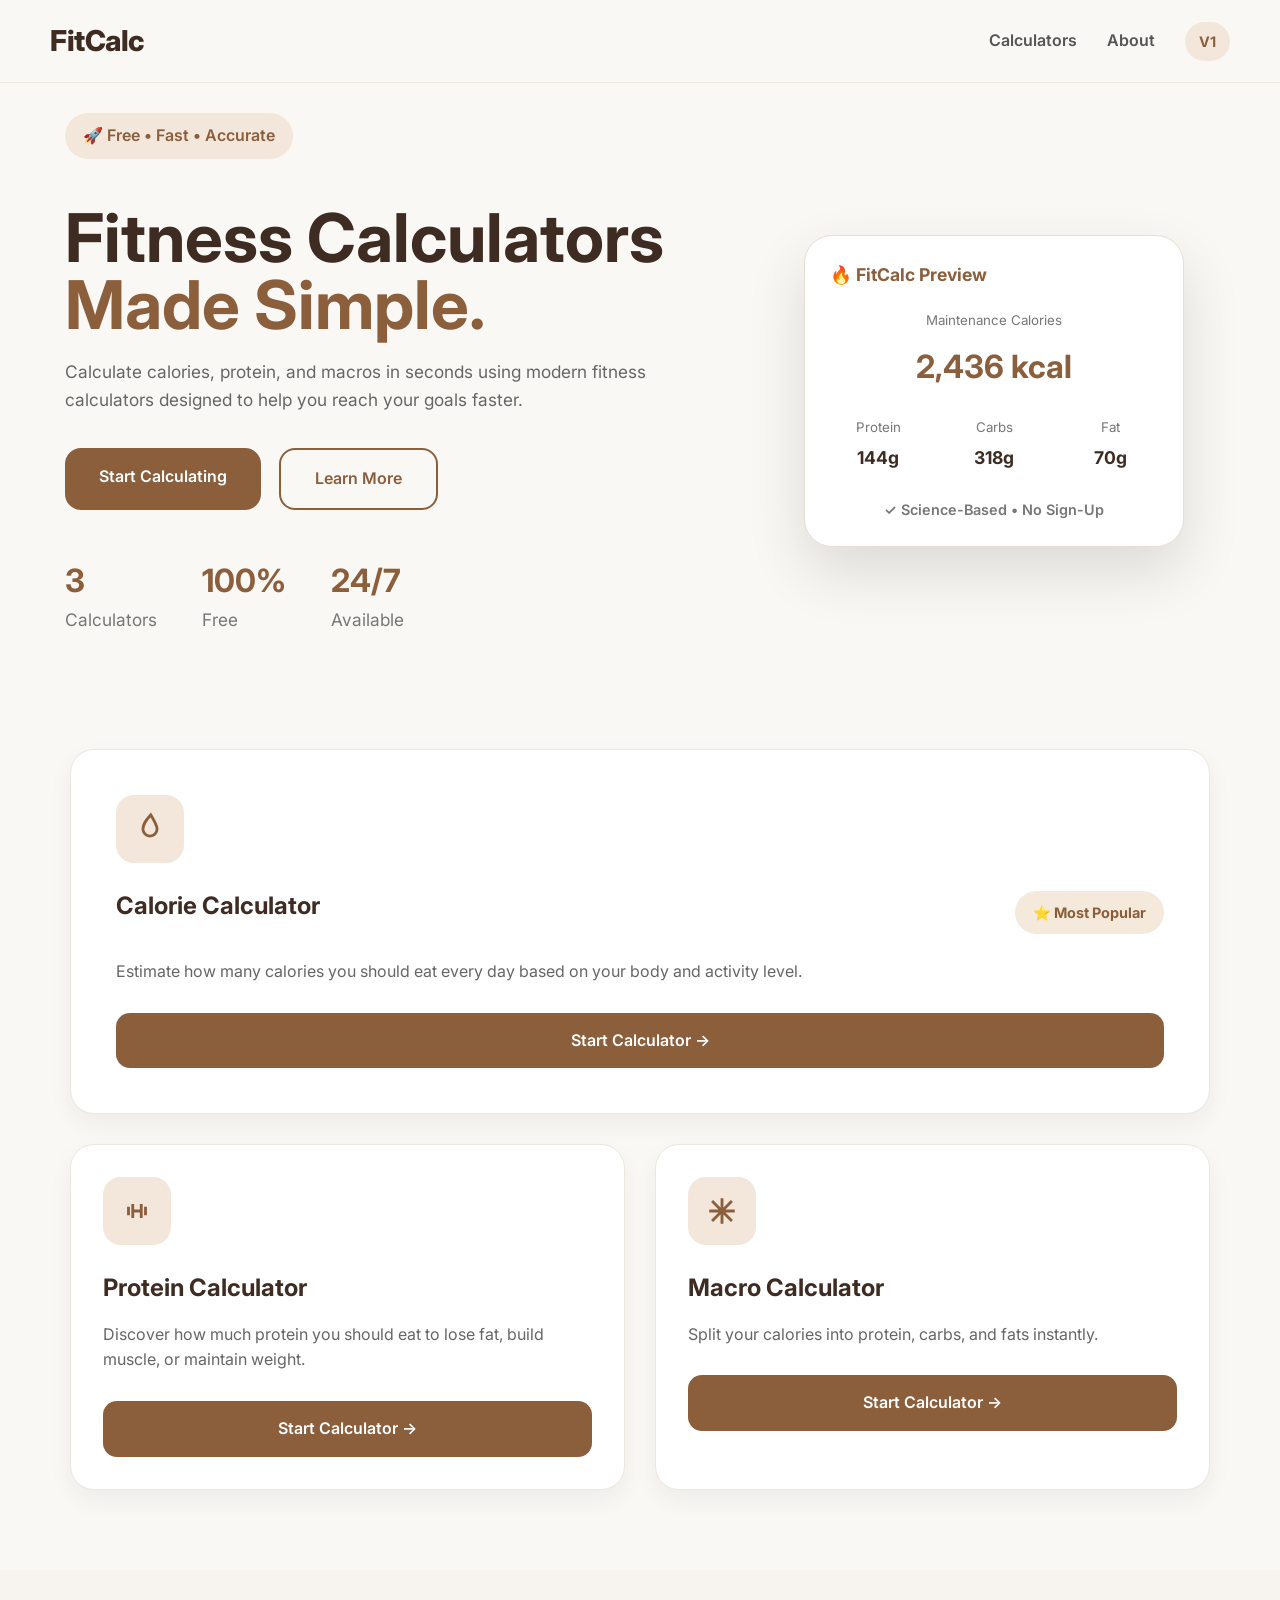
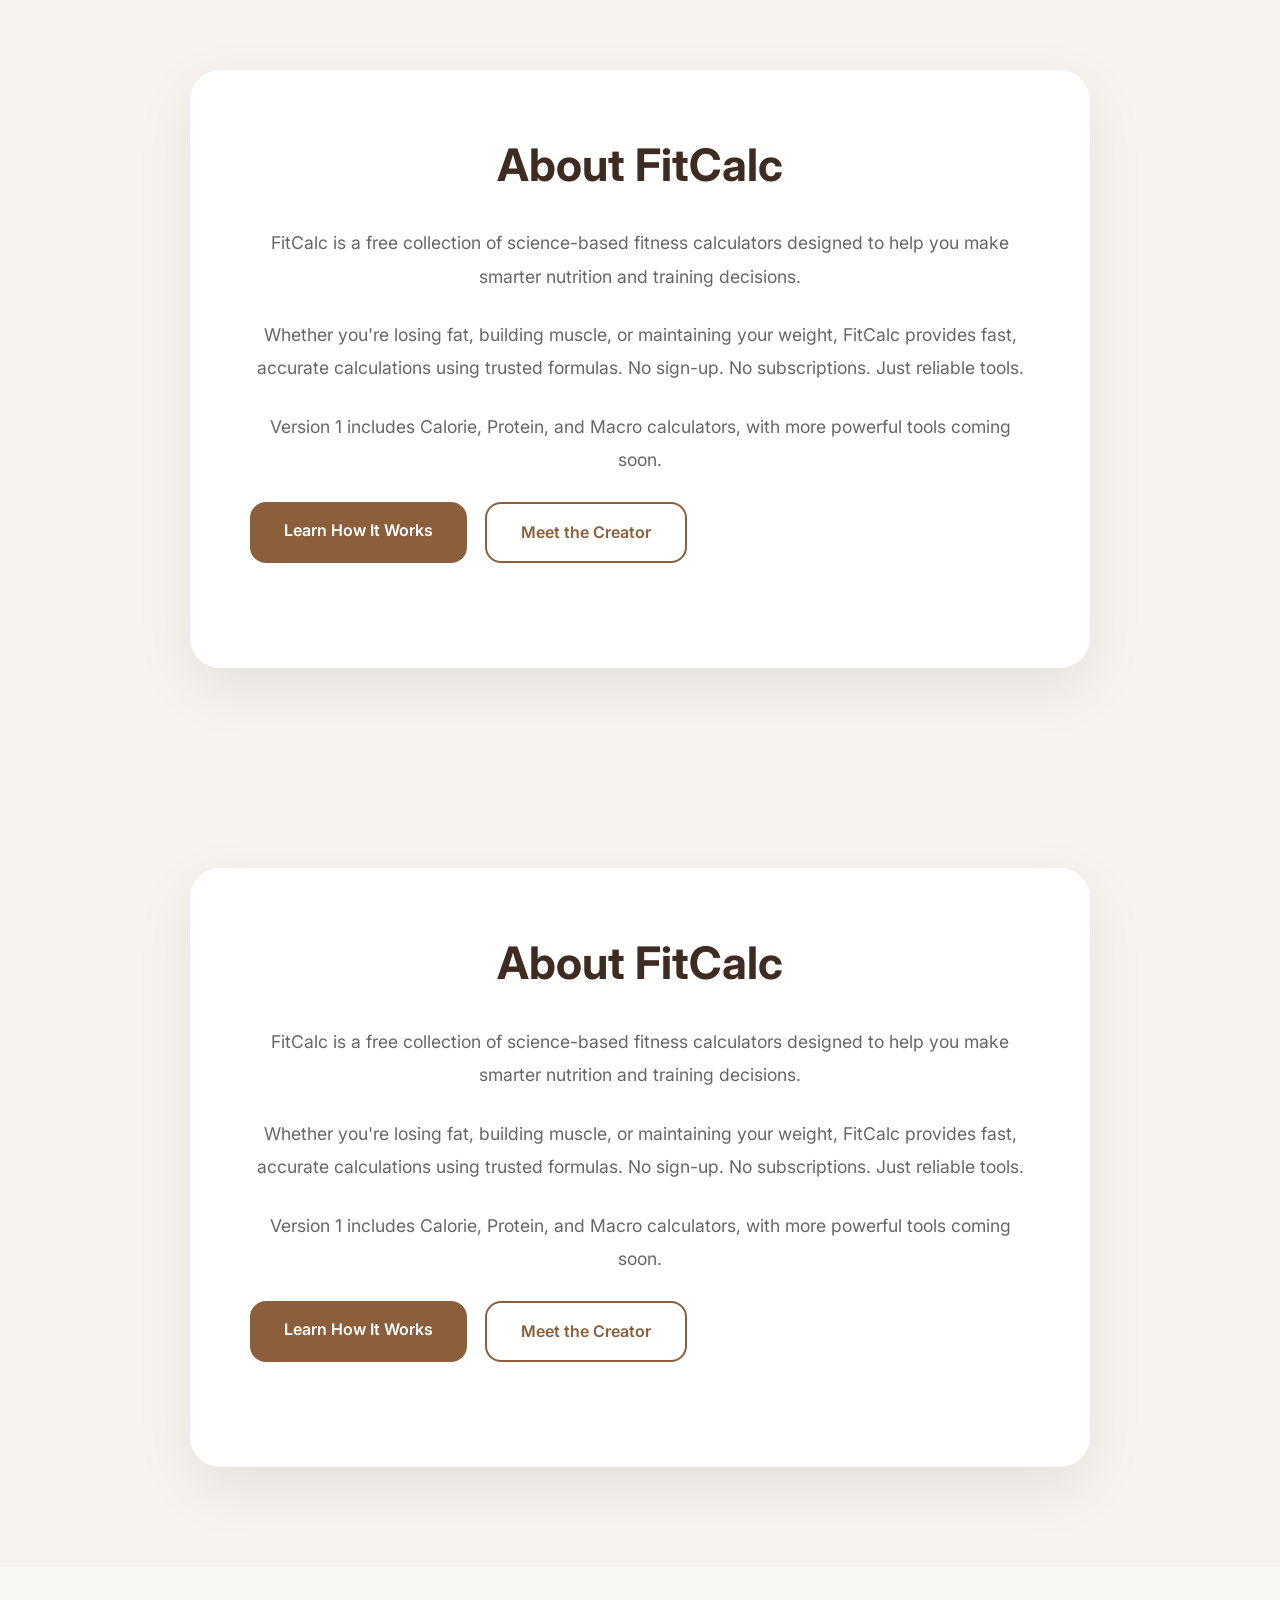
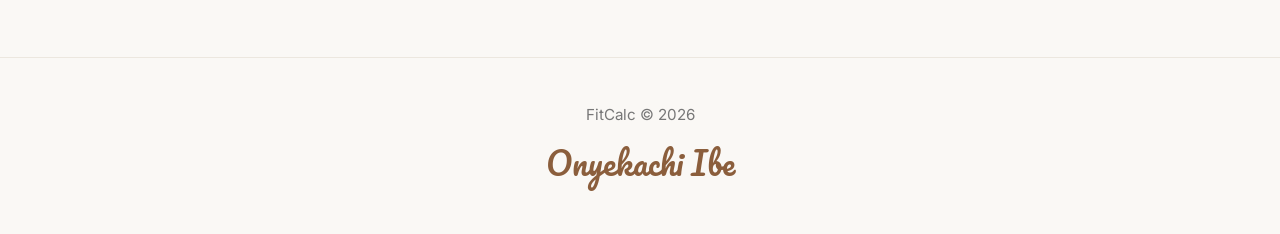
<file: index.html>
<!DOCTYPE html>
<html lang="en">
<head>
    <meta charset="UTF-8">
    <meta name="viewport" content="width=device-width, initial-scale=1.0">
    <title>FitCalc | Fitness Calculators</title>

    <link rel="stylesheet" href="style.css">

    <link rel="preconnect" href="https://fonts.googleapis.com">
    <link rel="preconnect" href="https://fonts.gstatic.com" crossorigin>

    <link href="https://fonts.googleapis.com/css2?family=Inter:wght@400;500;600;700;800&display=swap" rel="stylesheet">
<link href="https://fonts.googleapis.com/css2?family=Inter:wght@400;500;600;700;800&family=Pacifico&display=swap" rel="stylesheet">

</head>

<body>

<nav>

    <h2 class="brand">FitCalc</h2>

    <div class="nav-links">

        <a href="#calculators">Calculators</a>

        <a href="#about">About</a>

        <span class="version">V1</span>

    </div>

</nav>

<section class="hero">

    <div class="hero-text">

        <span class="badge">🚀 Free • Fast • Accurate</span>

      <div class="hero-heading">


   <h1>
    Fitness Calculators<br>
    <span>Made Simple.</span>
</h1>

</div>

        <p>

            Calculate calories, protein, and macros in seconds using
            modern fitness calculators designed to help you reach your
            goals faster.

        </p>

        <div class="hero-buttons">

            <a href="#calculators" class="primary-btn">
                Start Calculating
            </a>

            <a href="#about" class="secondary-btn">
                Learn More
            </a>

        </div>

        <div class="stats">

            <div>

                <h2>3</h2>

                <p>Calculators</p>

            </div>

            <div>

                <h2>100%</h2>

                <p>Free</p>

            </div>

            <div>

                <h2>24/7</h2>

                <p>Available</p>

            </div>

        </div>

    </div>

    <div class="hero-image">

    <div class="calculator-preview">
<div class="preview-top">
    🔥 FitCalc Preview
</div>

<div class="preview-result">

    <small>Maintenance Calories</small>

    <h2 id="previewCalories">Calculating...</h2>

</div>

<div class="macro-grid">

    <div>

        <small>Protein</small>

        <strong id="previewProtein">--</strong>

    </div>

    <div>

        <small>Carbs</small>

        <strong id="previewCarbs">--</strong>

    </div>

    <div>

        <small>Fat</small>

        <strong id="previewFat">--</strong>

    </div>

</div>

<div class="preview-footer">

    ✓ Science-Based • No Sign-Up

</div>
        </div>

</div>

</section>

</section>

<section class="cards" id="calculators">

    <div class="card featured-card">

       <div class="icon">
    <svg viewBox="0 0 24 24">
        <path d="M12.5 2C9 6 7 8.5 7 12a5 5 0 0 0 10 0c0-2.5-1.5-5-4.5-10z"/>
    </svg>
</div>

        <div class="featured-header">

    <h2>Calorie Calculator</h2>

    <span class="popular-badge">
        ⭐ Most Popular
    </span>

</div>

        <p>

            Estimate how many calories you should eat every day
            based on your body and activity level.

        </p>

        <a href="calorie.html">

            Start Calculator →

        </a>

    </div>

    <div class="card">

        <div class="icon">
    <svg viewBox="0 0 24 24">
        <path d="M6 9v6M9 7v10M15 7v10M18 9v6M9 12h6"/>
    </svg>
      </div>  

        <h2>
            Protein Calculator
        </h2>

        <p>

            Discover how much protein you should eat
            to lose fat, build muscle, or maintain weight.

        </p>

        <a href="protein.html">

            Start Calculator →

        </a>

    </div>

    <div class="card">

        <div class="icon">
    <svg viewBox="0 0 24 24">
        <path d="M12 3v18M3 12h18M5 5l14 14M19 5L5 19"/>
    </svg>
</div>
        <h2>
            Macro Calculator
        </h2>

        <p>

            Split your calories into protein,
            carbs, and fats instantly.

        </p>

        <a href="macro.html">

            Start Calculator →

        </a>

    </div>

</section>
<section class="about" id="about">

    <div class="about-container">

        <h2>About FitCalc</h2>

        <p>
            FitCalc is a free collection of science-based fitness calculators designed
            to help you make smarter nutrition and training decisions.
        </p>

        <p>
            Whether you're losing fat, building muscle, or maintaining your weight,
            FitCalc provides fast, accurate calculations using trusted formulas.
            No sign-up. No subscriptions. Just reliable tools.
        </p>

        <p>
            Version 1 includes Calorie, Protein, and Macro calculators, with more
            powerful tools coming soon.
        </p>

        <div class="hero-buttons">

            <a href="learn.html" class="primary-btn">
                Learn How It Works
            </a>

            <a href="about.html" class="secondary-btn">
                Meet the Creator
            </a>

        </div>

    </div>

</section>
<section class="about" id="about">

    <div class="about-container">

        <h2>About FitCalc</h2>

        <p>
            FitCalc is a free collection of science-based fitness calculators designed
            to help you make smarter nutrition and training decisions.
        </p>

        <p>
            Whether you're losing fat, building muscle, or maintaining your weight,
            FitCalc provides fast, accurate calculations using trusted formulas.
            No sign-up. No subscriptions. Just reliable tools.
        </p>

        <p>
            Version 1 includes Calorie, Protein, and Macro calculators, with more
            powerful tools coming soon.
        </p>

        <div class="hero-buttons">

            <a href="learn.html" class="primary-btn">
                Learn How It Works
            </a>

            <a href="about.html" class="secondary-btn">
                Meet the Creator
            </a>

        </div>

    </div>

</section>
<footer>

    <p>FitCalc © 2026</p>

    <h3 class="signature">Onyekachi Ibe</h3>

</footer>
<script src="index.js"></script>
</body>
</html>
</file>
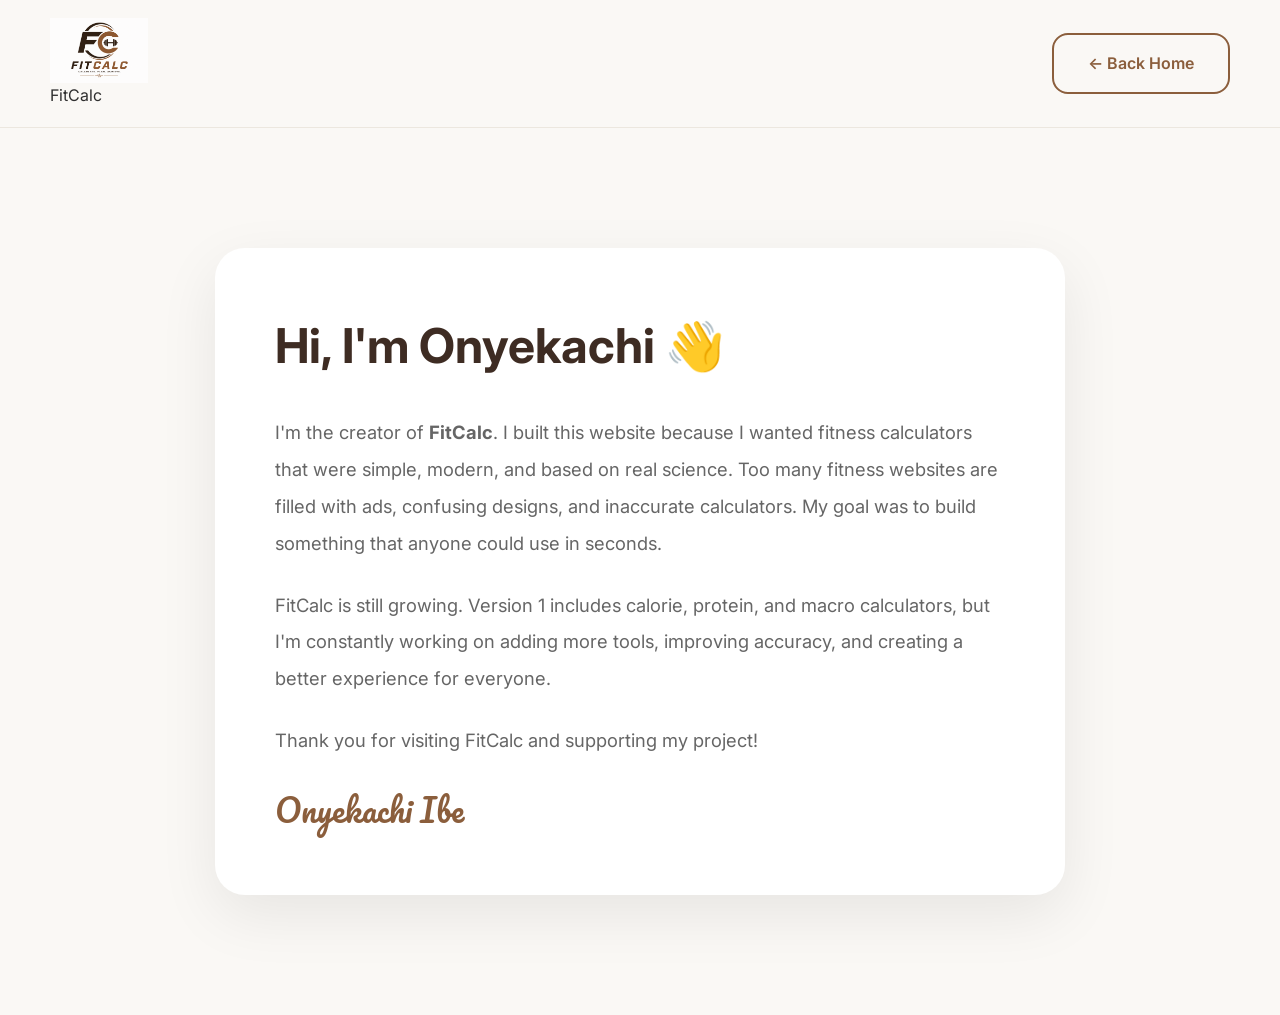
<file: about.html>
<!DOCTYPE html>
<html lang="en">

<head>

<meta charset="UTF-8">
<meta name="viewport" content="width=device-width, initial-scale=1.0">

<title>About Me | FitCalc</title>

<link rel="stylesheet" href="style.css">

<link rel="preconnect" href="https://fonts.googleapis.com">

<link href="https://fonts.googleapis.com/css2?family=Inter:wght@400;500;600;700;800&family=Pacifico&display=swap" rel="stylesheet">

</head>

<body>

<nav>

<div class="logo">

<img src="logo.png" alt="FitCalc Logo">

<span>FitCalc</span>

</div>

<a href="index.html" class="secondary-btn">

← Back Home

</a>

</nav>

<section class="about-page">

<div class="about-card">

<h1>Hi, I'm Onyekachi 👋</h1>

<p>

I'm the creator of <strong>FitCalc</strong>.

I built this website because I wanted fitness calculators
that were simple, modern, and based on real science.

Too many fitness websites are filled with ads, confusing
designs, and inaccurate calculators. My goal was to build
something that anyone could use in seconds.

</p>

<p>

FitCalc is still growing.

Version 1 includes calorie, protein, and macro calculators,
but I'm constantly working on adding more tools, improving
accuracy, and creating a better experience for everyone.

</p>

<p>

Thank you for visiting FitCalc and supporting my project!

</p>

<h3 class="signature">

Onyekachi Ibe

</h3>

</div>

</section>

</body>

</html>
</file>
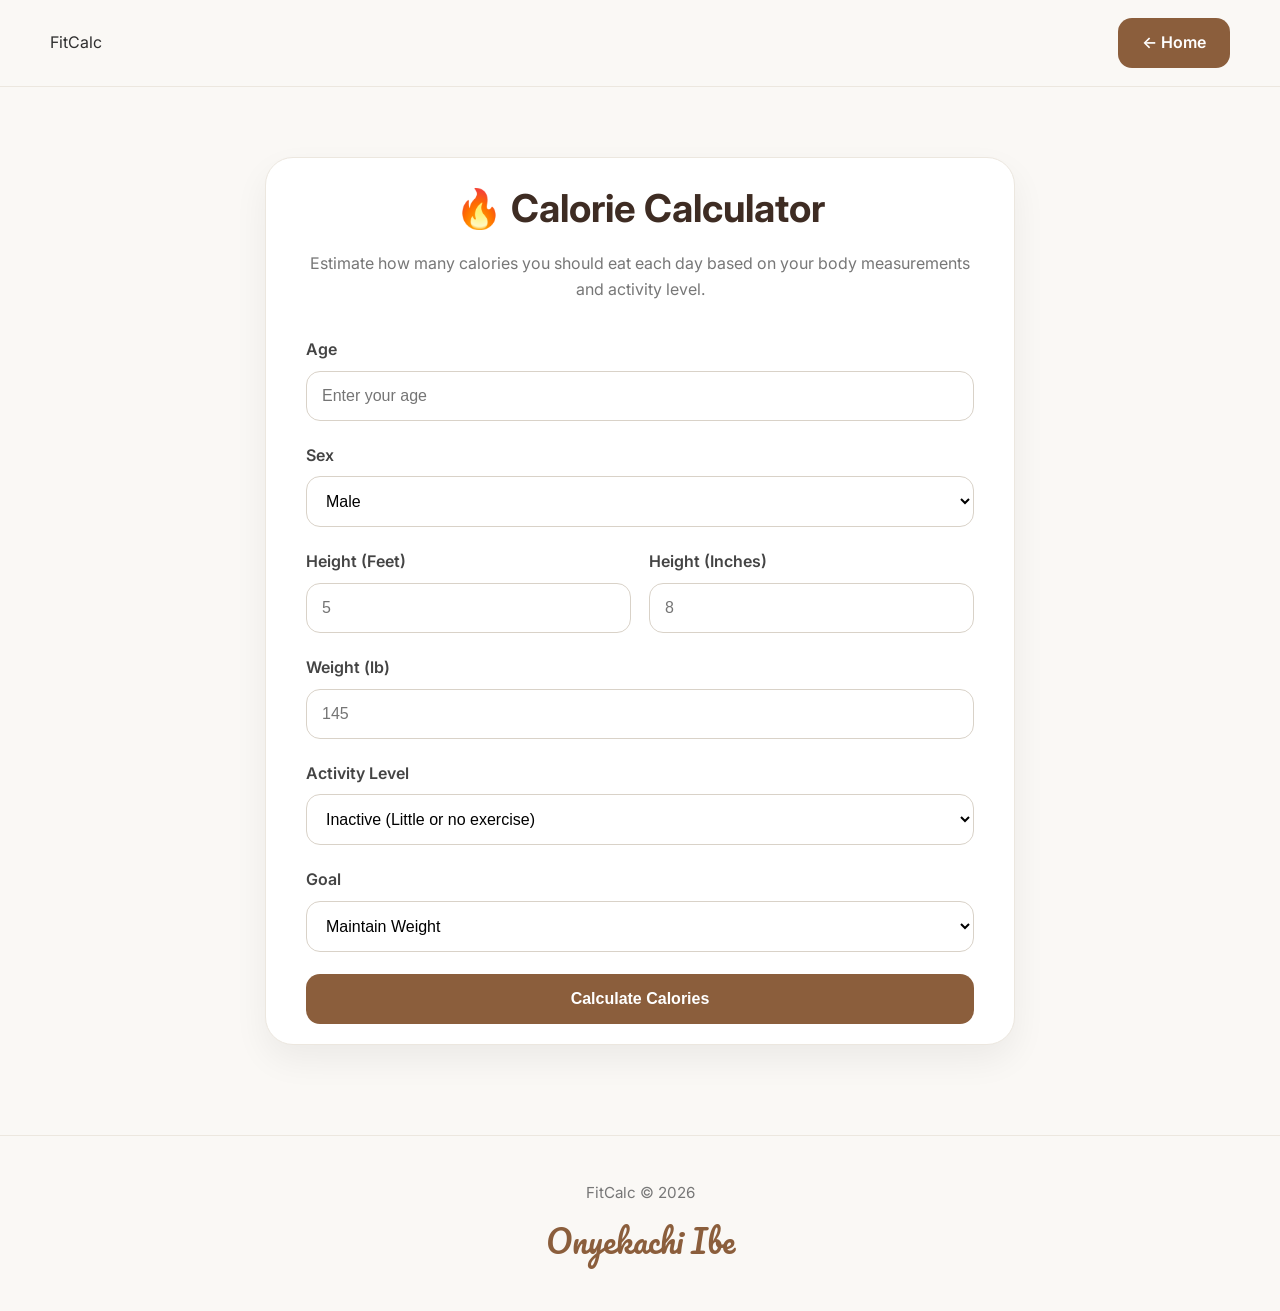
<file: calorie.html>
<!DOCTYPE html>
<html lang="en">

<head>

    <meta charset="UTF-8">
    <meta name="viewport" content="width=device-width, initial-scale=1.0">

    <title>Calorie Calculator | FitCalc</title>

    <link rel="stylesheet" href="style.css">

    <link rel="preconnect" href="https://fonts.googleapis.com">
    <link rel="preconnect" href="https://fonts.gstatic.com" crossorigin>

    <link href="https://fonts.googleapis.com/css2?family=Inter:wght@400;500;600;700;800&display=swap" rel="stylesheet">

    <link href="https://fonts.googleapis.com/css2?family=Inter:wght@400;500;600;700;800&family=Pacifico&display=swap" rel="stylesheet">

</head>

<body>

<nav>

    <div class="logo">
        FitCalc
    </div>

    <a href="index.html" class="nav-button">
        ← Home
    </a>

</nav>

<section class="calculator-page">

    <div class="calculator-card">

        <h1>🔥 Calorie Calculator</h1>

        <p class="calculator-description">

            Estimate how many calories you should eat each day based on your body measurements and activity level.

        </p>

        <div class="form-group">

            <label>Age</label>

            <input
                type="number"
                id="age"
                placeholder="Enter your age">

        </div>

        <div class="form-group">

            <label>Sex</label>

            <select id="sex">

                <option value="male">Male</option>

                <option value="female">Female</option>

            </select>

        </div>

        <div class="height-row">

            <div class="form-group">

                <label>Height (Feet)</label>

                <input
                    type="number"
                    id="feet"
                    placeholder="5">

            </div>

            <div class="form-group">

                <label>Height (Inches)</label>

                <input
                    type="number"
                    id="inches"
                    placeholder="8">

            </div>

        </div>

        <div class="form-group">

            <label>Weight (lb)</label>

            <input
                type="number"
                id="weight"
                placeholder="145">

        </div>

        <div class="form-group">

            <label>Activity Level</label>

           <select id="activity">

    <option value="inactive">
        Inactive (Little or no exercise)
    </option>

    <option value="low">
        Low Active (Exercise 1–3 days/week)
    </option>

    <option value="active">
        Active (Exercise 4–6 days/week)
    </option>

    <option value="very">
        Very Active (Daily hard training)
    </option>

</select>

        </div>

        <div class="form-group">

            <label>Goal</label>

            <select id="goal">

                <option value="maintain">Maintain Weight</option>

                <option value="cut">Lose Fat</option>

                <option value="bulk">Build Muscle</option>

            </select>

        </div>

        <div id="error-message" class="error-message"></div>

<button onclick="calculateCalories()">
    Calculate Calories
</button>
        <div class="result-card" id="result-card" style="display:none;">

    <h2>Your Daily Calories</h2>

    <h3 id="calorie-result">
        0 kcal
    </h3>

    <p id="goal-result">
        Maintain Weight
    </p>

   <a href="macro.html" id="macroButton" class="button" style="margin-top:20px; display:block;">
    Use in Macro Calculator →
</a>

</div>

    </div>

</section>

<script src="calorie.js"></script>
<footer>

    <p>FitCalc © 2026</p>

    <h3 class="signature">Onyekachi Ibe</h3>

</footer>
</body>

</html>
</file>
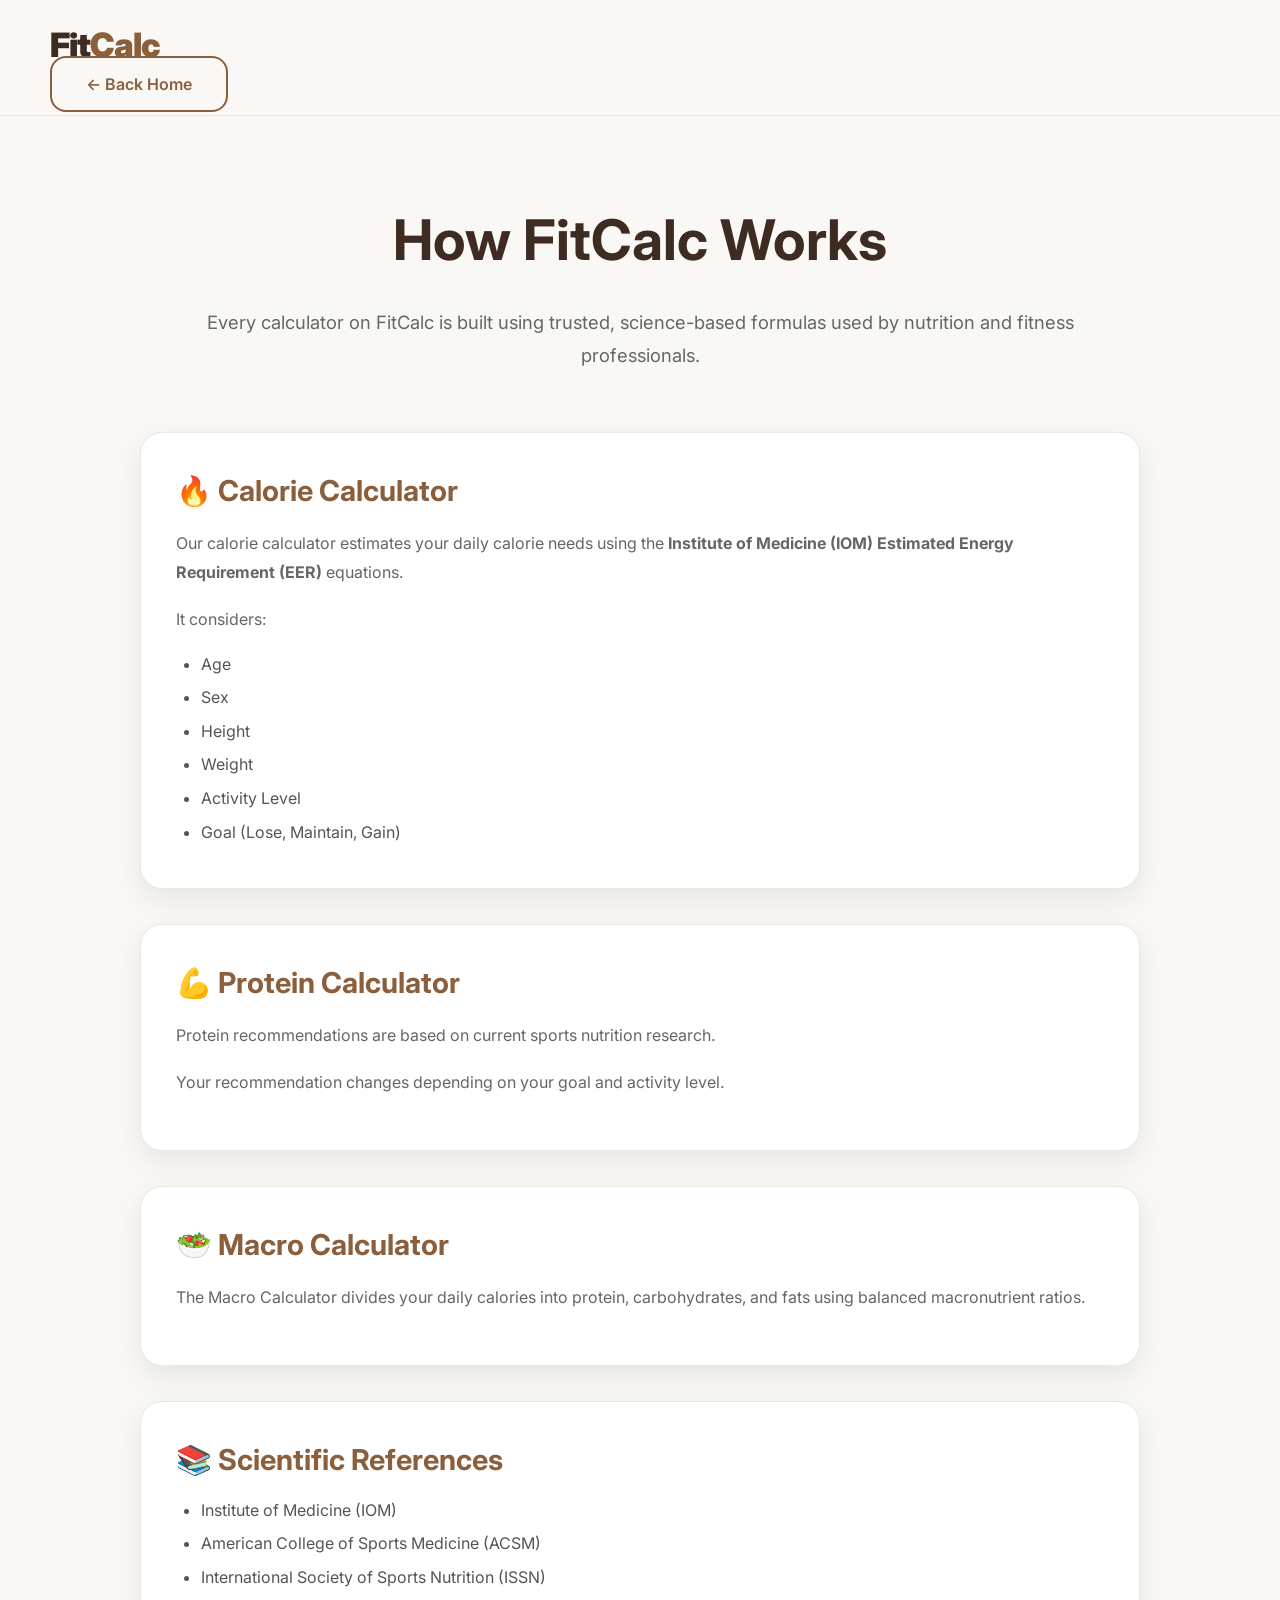
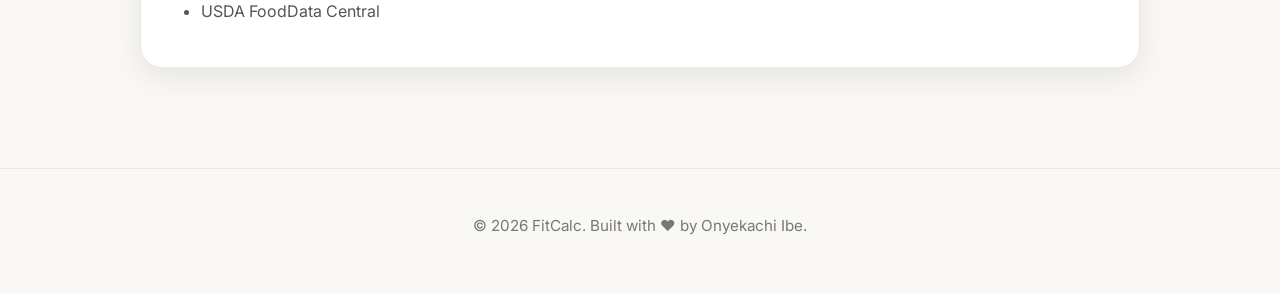
<file: learn.html>
<!DOCTYPE html>
<html lang="en">

<head>

<meta charset="UTF-8">
<meta name="viewport" content="width=device-width, initial-scale=1.0">

<title>How FitCalc Works</title>

<link rel="stylesheet" href="style.css">

<link rel="preconnect" href="https://fonts.googleapis.com">

<link href="https://fonts.googleapis.com/css2?family=Inter:wght@400;500;600;700;800&family=Pacifico&display=swap" rel="stylesheet">

</head>

<body>

<nav>

<div class="nav-container">

<div class="logo">

<a href="index.html" class="logo-text">
    Fit<span>Calc</span>
</a>

</div>

<a href="index.html" class="secondary-btn">

← Back Home

</a>

</div>

</nav>

<section class="learn-hero">

<h1>How FitCalc Works</h1>

<p>

Every calculator on FitCalc is built using trusted,
science-based formulas used by nutrition and fitness professionals.

</p>

</section>

<section class="learn-container">

<div class="learn-card">

<h2>🔥 Calorie Calculator</h2>

<p>

Our calorie calculator estimates your daily calorie needs using the
<strong>Institute of Medicine (IOM) Estimated Energy Requirement (EER)</strong>
equations.

</p>

<p>

It considers:

</p>

<ul>

<li>Age</li>

<li>Sex</li>

<li>Height</li>

<li>Weight</li>

<li>Activity Level</li>

<li>Goal (Lose, Maintain, Gain)</li>

</ul>

</div>

<div class="learn-card">

<h2>💪 Protein Calculator</h2>

<p>

Protein recommendations are based on current sports nutrition research.

</p>

<p>

Your recommendation changes depending on your goal and activity level.

</p>

</div>

<div class="learn-card">

<h2>🥗 Macro Calculator</h2>

<p>

The Macro Calculator divides your daily calories into protein,
carbohydrates, and fats using balanced macronutrient ratios.

</p>

</div>

<div class="learn-card">

<h2>📚 Scientific References</h2>

<ul>

<li>Institute of Medicine (IOM)</li>

<li>American College of Sports Medicine (ACSM)</li>

<li>International Society of Sports Nutrition (ISSN)</li>

<li>USDA FoodData Central</li>

</ul>

</div>

</section>

<footer>

<p>© 2026 FitCalc. Built with ❤️ by Onyekachi Ibe.</p>

</footer>

</body>

</html>
</file>
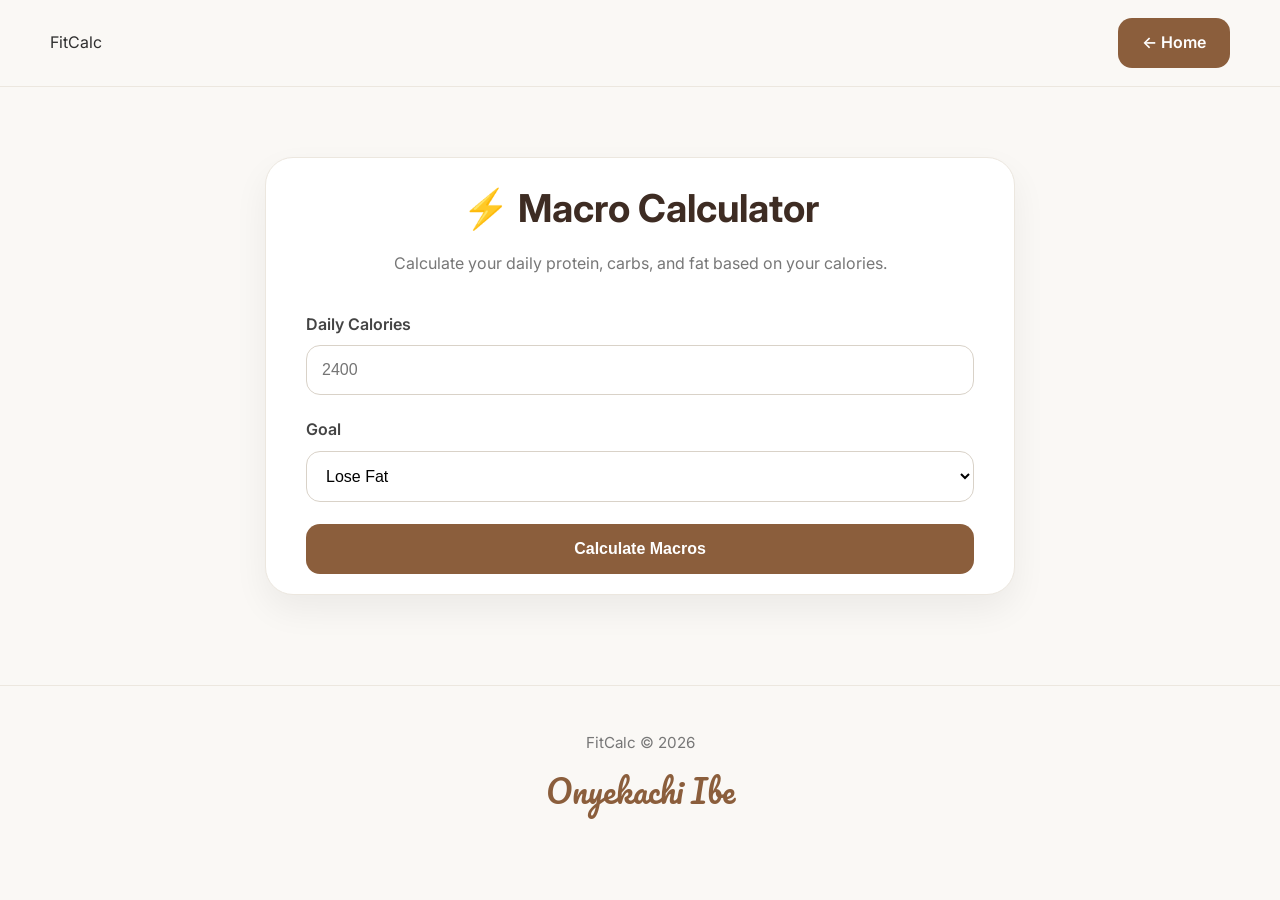
<file: macro.html>
<!DOCTYPE html>
<html lang="en">
<head>
    <meta charset="UTF-8">
    <meta name="viewport" content="width=device-width, initial-scale=1.0">
    <title>Macro Calculator | FitCalc</title>

    <link rel="stylesheet" href="style.css">

    <link rel="preconnect" href="https://fonts.googleapis.com">
    <link rel="preconnect" href="https://fonts.gstatic.com" crossorigin>

    <link href="https://fonts.googleapis.com/css2?family=Inter:wght@400;500;600;700;800&display=swap" rel="stylesheet">

<link href="https://fonts.googleapis.com/css2?family=Inter:wght@400;500;600;700;800&family=Pacifico&display=swap" rel="stylesheet">

</head>

<body>

<nav>

    <div class="logo">FitCalc</div>

    <a href="index.html" class="nav-button">

        ← Home

    </a>

</nav>

<section class="calculator-page">

<div class="calculator-card">

<h1>⚡ Macro Calculator</h1>

<p class="calculator-description">

Calculate your daily protein, carbs, and fat based on your calories.

</p>

<div class="form-group">

<label>Daily Calories</label>

<input
type="number"
id="calories"
placeholder="2400">

</div>

<div class="form-group">

<label>Goal</label>

<select id="goal">

<option value="cut">Lose Fat</option>

<option value="maintain">Maintain Weight</option>

<option value="bulk">Build Muscle</option>

</select>

</div>

<button onclick="calculateMacros()">

Calculate Macros

</button>

<div
class="result-card"
id="result-card"
style="display:none;">

<h2>Your Daily Macros</h2>

<h3 id="proteinOutput">

Protein: 0 g

</h3>

<h3 id="carbOutput">

Carbs: 0 g

</h3>

<h3 id="fatOutput">

Fat: 0 g

</h3>

</div>

</div>

</section>

<script src="macro.js"></script>
<footer>

    <p>FitCalc © 2026</p>

    <h3 class="signature">Onyekachi Ibe</h3>

</footer>
</body>
</html>
</file>
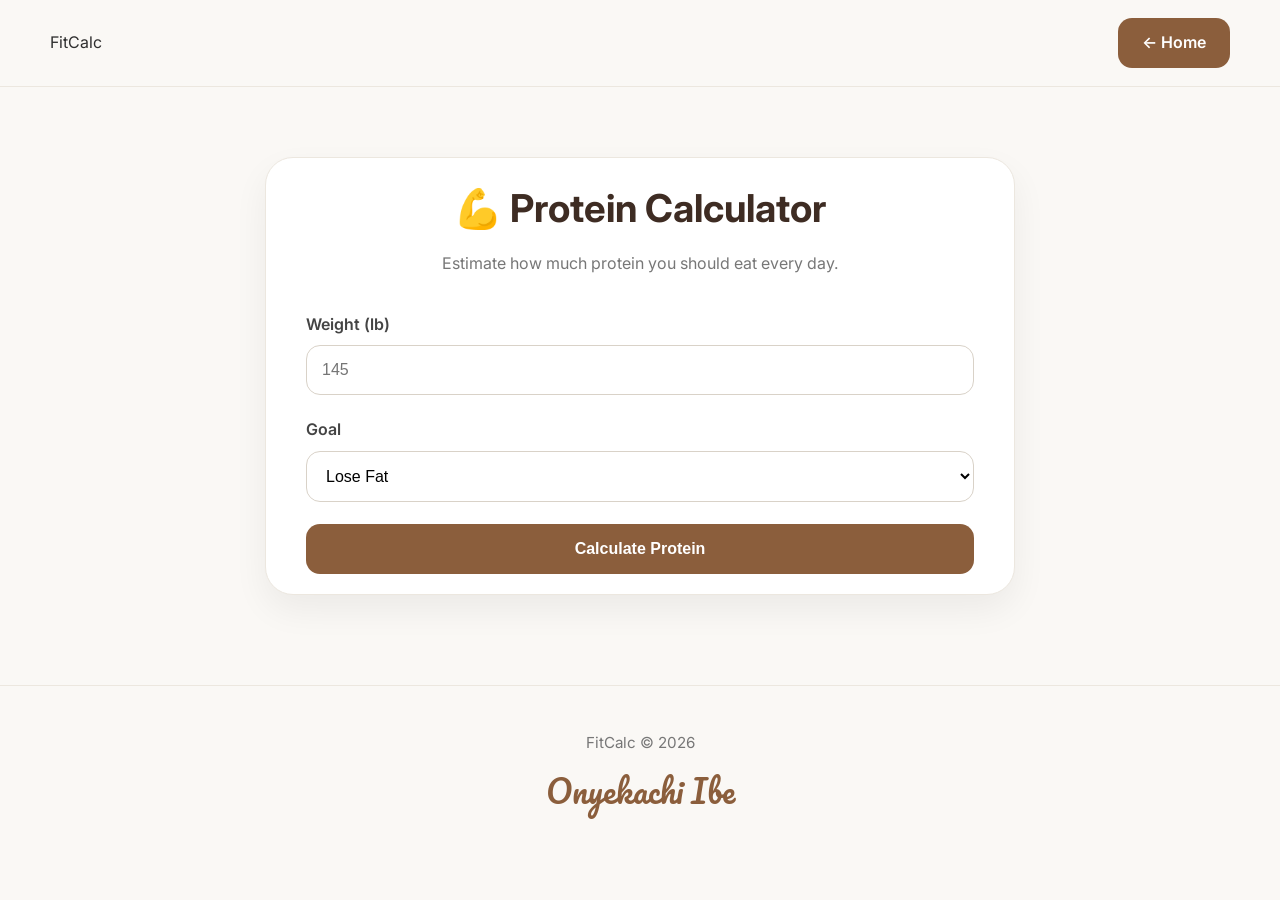
<file: protein.html>
<!DOCTYPE html>
<html lang="en">
<head>
    <meta charset="UTF-8">
    <meta name="viewport" content="width=device-width, initial-scale=1.0">
    <title>Protein Calculator | FitCalc</title>

    <link rel="stylesheet" href="style.css">

    <link rel="preconnect" href="https://fonts.googleapis.com">
    <link rel="preconnect" href="https://fonts.gstatic.com" crossorigin>

    <link href="https://fonts.googleapis.com/css2?family=Inter:wght@400;500;600;700;800&display=swap" rel="stylesheet">

<link href="https://fonts.googleapis.com/css2?family=Inter:wght@400;500;600;700;800&family=Pacifico&display=swap" rel="stylesheet">

</head>

<body>

<nav>

    <div class="logo">FitCalc</div>

    <a href="index.html" class="nav-button">
        ← Home
    </a>

</nav>

<section class="calculator-page">

<div class="calculator-card">

<h1>💪 Protein Calculator</h1>

<p class="calculator-description">
Estimate how much protein you should eat every day.
</p>

<div class="form-group">

<label>Weight (lb)</label>

<input
type="number"
id="weight"
placeholder="145">

</div>

<div class="form-group">

<label>Goal</label>

<select id="goal">

<option value="cut">Lose Fat</option>

<option value="maintain">Maintain Weight</option>

<option value="bulk">Build Muscle</option>

</select>

</div>

<button onclick="calculateProtein()">

Calculate Protein

</button>

<div
class="result-card"
id="result-card"
style="display:none;">

<h2>Recommended Protein</h2>

<h3 id="protein-result">

0 g/day

</h3>

<p id="protein-message">

</p>

</div>

</div>

</section>

<script src="protein.js"></script>
<footer>

    <p>FitCalc © 2026</p>

    <h3 class="signature">Onyekachi Ibe</h3>

</footer>
</body>
</html>
</file>
<file: style.css>
/* ===================================================
   FITCALC V1
   Modern Minimal Theme
   Author: Onyekachi Ibe
=================================================== */

/* ---------- RESET ---------- */

*{
    margin:0;
    padding:0;
    box-sizing:border-box;
}

html{
    scroll-behavior:smooth;
}

body{

    font-family:'Inter',sans-serif;

    background:#FAF8F5;

    color:#2F2F2F;

    line-height:1.6;

    animation:fadeIn .4s ease;

}

::selection{

    background:#8B5E3C;

    color:white;

}

img{

    max-width:100%;

    display:block;

}

a{

    text-decoration:none;

    color:inherit;

}

.container{

    width:min(1150px,92%);

    margin:auto;

}

/* ---------- NAVBAR ---------- */

nav{

    width:100%;

    position:sticky;

    top:0;

    z-index:1000;

    background:rgba(250,248,245,.92);

    backdrop-filter:blur(10px);

    border-bottom:1px solid #ECE7DF;

}

nav{

    position:sticky;

    top:0;

    z-index:1000;

    background:rgba(250,248,245,.95);

    backdrop-filter:blur(10px);

    border-bottom:1px solid #ECE7DF;

    display:flex;

    justify-content:space-between;

    align-items:center;

    padding:18px 50px;

}
.version{
    color:#777;

    font-weight:600;

    font-size:1rem;

}


.logo img{

    height:65px;

    width:auto;

}

.nav-links{

    display:flex;

    gap:18px;

    align-items:center;

}

.nav-links a{

    color:#555;

    font-weight:600;

    transition:.25s;

}

.nav-links a:hover{

    color:#8B5E3C;

}

.nav-button{

    background:#8B5E3C;

    color:white;

    padding:12px 24px;

    border-radius:14px;

    font-weight:600;

    transition:.25s;

}

.nav-button:hover{

    background:#6F4A31;

    transform:translateY(-2px);

}

/* ---------- HERO ---------- */

.hero{

    width:min(1150px,92%);

    margin:30px auto;

    display:grid;

    grid-template-columns:1.3fr .9fr;

    gap:70px;

    align-items:center;

}

.badge{

    display:inline-block;

    padding:10px 18px;

    background:#F2E7DA;

    color:#8B5E3C;

    border-radius:999px;

    font-weight:600;

    margin-bottom:25px;

}

.hero h1{

    font-size:3.5rem;

    line-height:1.05;

    color:#3E2C23;

    margin-bottom:22px;

}

.hero h1 span{

    color:#8B5E3C;

}

.hero p{

    color:#666;

    font-size:1.08rem;

    max-width:650px;

    margin-bottom:35px;

}

.hero-buttons{

    display:flex;

    gap:18px;

    margin-bottom:45px;

}

.primary-btn{

    background:#8B5E3C;

    color:white;

    padding:16px 34px;

    border-radius:16px;

    font-weight:600;

    transition:.25s;

}

.primary-btn:hover{

    background:#6F4A31;

    transform:translateY(-3px);

}

.secondary-btn{

    border:2px solid #8B5E3C;

    color:#8B5E3C;

    padding:16px 34px;

    border-radius:16px;

    font-weight:600;

    transition:.25s;

}

.secondary-btn:hover{

    background:#F2E7DA;

}

.stats{

    display:flex;

    gap:45px;

}

.stats h2{

    color:#8B5E3C;

    font-size:2rem;

}

.stats p{

    color:#777;

}

.hero-image img{

    width:100%;

    max-height:650px;

    object-fit:cover;

    border-radius:28px;

    box-shadow:0 20px 45px rgba(0,0,0,.10);

}

/* ---------- BUTTONS ---------- */

button{

    width:100%;

    padding:16px;

    border:none;

    border-radius:14px;

    background:#8B5E3C;

    color:white;

    font-size:1rem;

    font-weight:600;

    cursor:pointer;

    transition:.25s;

}

button:hover{

    background:#6F4A31;

    transform:translateY(-2px);

}
/* ===================================================
   HOMEPAGE CARDS
=================================================== */

.calculator-grid{

    width:min(1150px,92%);

    margin:80px auto;

    display:grid;

    grid-template-columns:repeat(auto-fit,minmax(300px,1fr));

    gap:28px;

}

.card{

    background:#FFFFFF;

    border:1px solid #ECE7DF;

    border-radius:24px;

    padding:32px;

    transition:.25s ease;

    box-shadow:0 10px 25px rgba(0,0,0,.05);

}

.card:hover{

    transform:translateY(-6px);

    box-shadow:0 20px 45px rgba(0,0,0,.08);

    border-color:#D6C2AD;

}

.icon{

    width:68px;

    height:68px;

    background:#F2E7DA;

    border-radius:18px;

    display:flex;

    justify-content:center;

    align-items:center;

    margin-bottom:24px;

}

.icon svg{

    width:34px;

    height:34px;

    stroke:#8B5E3C;

    stroke-width:2;

    fill:none;

}

.card h2{

    color:#3E2C23;

    margin-bottom:14px;

    font-size:1.5rem;

}

.card p{

    color:#666;

    margin-bottom:28px;

}

.card a{

    display:inline-flex;

    align-items:center;

    justify-content:center;

    width:100%;

    padding:15px;

    background:#8B5E3C;

    color:white;

    border-radius:14px;

    font-weight:600;

    transition:.25s;

}

.card a:hover{

    background:#6F4A31;

    transform:translateY(-2px);

}
/* ===========================
   FEATURED CARD
=========================== */

.cards{

    max-width:1200px;

    margin:80px auto;

    padding:0 30px;

    display:grid;

    grid-template-columns:repeat(2,1fr);

    gap:30px;

}

.featured-card{

    grid-column:1 / 3;

    padding:45px;

}

/* ===================================================
   CALCULATOR PAGE
=================================================== */

.calculator-page{

    width:min(750px,92%);

    margin:70px auto;

}

.calculator-card{

    background:white;

    border:1px solid #ECE7DF;

    border-radius:28px;

   padding:20px 40px;

    box-shadow:0 15px 35px rgba(0,0,0,.06);

}

.calculator-card h1{

    text-align:center;

    color:#3E2C23;

    margin-bottom:12px;

    font-size:2.4rem;

}

.calculator-description{

    text-align:center;

    color:#777;

    margin-bottom:35px;

}

/* ===================================================
   FORMS
=================================================== */

.form-group{

    display:flex;

    flex-direction:column;

    margin-bottom:22px;

}

.form-group label{

    margin-bottom:8px;

    font-weight:600;

    color:#444;

}

.form-group input,

.form-group select{

    padding:15px;

    border:1px solid #D9D2C8;

    border-radius:14px;

    background:white;

    font-size:16px;

    transition:.2s;

}

.form-group input:focus,

.form-group select:focus{

    outline:none;

    border-color:#8B5E3C;

    box-shadow:0 0 0 4px rgba(139,94,60,.15);

}

.height-row{

    display:grid;

    grid-template-columns:1fr 1fr;

    gap:18px;

}

/* ===================================================
   RESULTS
=================================================== */

.result-card{

    display:none;

    margin-top:25px;

    padding:30px;

    border-radius:22px;

    background:#F8F5F1;

    border:1px solid #E7DDD1;

    text-align:center;

}

.result-card h2{

    color:#777;

    margin-bottom:10px;

    font-size:1rem;

    text-transform:uppercase;

    letter-spacing:1px;

}

.result-card h3{

    color:#8B5E3C;

    font-size:3rem;

    margin-bottom:10px;

}

.result-card p{

    color:#666;

    font-size:1rem;

}

.result-details{

    margin-top:25px;

    display:grid;

    gap:14px;

}

.result-row{

    display:flex;

    justify-content:space-between;

    align-items:center;

    padding:14px 18px;

    background:white;

    border-radius:14px;

    border:1px solid #ECE7DF;

}

/* ===================================================
   ERROR MESSAGE
=================================================== */

.error-message{

    display:none;

    margin-bottom:20px;

    padding:15px;

    border-radius:14px;

    background:#FDECEC;

    border:1px solid #F6B9B9;

    color:#B42318;

    font-weight:600;

}

/* ===================================================
   MACRO BUTTON
=================================================== */

#macroButton{

    display:block;

    width:100%;

    margin-top:22px;

    padding:16px;

    text-align:center;

    background:#8B5E3C;

    color:white;

    border-radius:14px;

    font-weight:600;

    transition:.25s;

}

#macroButton:hover{

    background:#6F4A31;

    transform:translateY(-2px);

}
/* ===================================================
   FOOTER
=================================================== */

footer{

    margin-top:90px;

    padding:45px 20px;

    text-align:center;

    border-top:1px solid #ECE7DF;

    background:#FAF8F5;

}

footer p{

    color:#777;

    font-size:.95rem;

    margin-bottom:10px;

}

.signature{

    font-family:"Pacifico",cursive;

    font-size:2rem;

    color:#8B5E3C;

    font-weight:400;

}

/* ===================================================
   SMALL UTILITIES
=================================================== */

.text-center{

    text-align:center;

}

.mt-1{

    margin-top:10px;

}

.mt-2{

    margin-top:20px;

}

.mt-3{

    margin-top:30px;

}

.mb-1{

    margin-bottom:10px;

}

.mb-2{

    margin-bottom:20px;

}

.mb-3{

    margin-bottom:30px;

}

/* ===================================================
   ANIMATIONS
=================================================== */

@keyframes fadeIn{

    from{

        opacity:0;

        transform:translateY(15px);

    }

    to{

        opacity:1;

        transform:translateY(0);

    }

}

.fade-in{

    animation:fadeIn .5s ease;

}

/* ===================================================
   MOBILE
=================================================== */

@media (max-width:900px){

    .hero{

        grid-template-columns:1fr;

        gap:40px;

        text-align:center;

    }

    .hero h1{

        font-size:3rem;

    }

    .hero p{

        margin-left:auto;

        margin-right:auto;

    }

    .hero-buttons{

        justify-content:center;

        flex-wrap:wrap;

    }

    .stats{

        justify-content:center;

        flex-wrap:wrap;

        gap:30px;

    }

    .calculator-grid{

        grid-template-columns:1fr;

    }

    .nav-container{

        flex-direction:column;

        gap:18px;

        padding:18px 0;

    }

    .nav-links{

        flex-wrap:wrap;

        justify-content:center;

    }

}

@media (max-width:600px){

    .hero h1{

        font-size:2.4rem;

    }

    .calculator-card{

        padding:24px;

    }

    .height-row{

        grid-template-columns:1fr;

    }

    button{

        font-size:.95rem;

    }

    .result-card h3{

        font-size:2.2rem;

    }

    .logo{

        font-size:1.3rem;

    }

    .logo-icon{

        width:40px;

        height:40px;

    }

}
.version{

    font-weight:600;

    color:#777;

    font-size:1rem;

}
.version{

    font-weight:600;

    color:#777;

    font-size:1rem;

}
/* ===================================================
   END OF FITCALC V1 CSS
=================================================== */
/* ===========================
   NAVIGATION
=========================== */

.brand{

    font-size:1.8rem;

    font-weight:800;

    color:#3E2C23;

    letter-spacing:-0.5px;

}

.nav-links{

    display:flex;

    align-items:center;

    gap:30px;

}

.nav-links a{

    color:#555;

    font-weight:600;

    transition:.25s;

}

.nav-links a:hover{

    color:#8B5E3C;

}

.version{

    background:#F2E7DA;

    color:#8B5E3C;

    padding:8px 14px;

    border-radius:999px;

    font-weight:700;

    font-size:.9rem;

}
/* ===========================
   HERO LOGO
=========================== */

/* ===========================
   HERO HEADING
=========================== */

.hero-heading{

    margin:20px 0;

}


.hero-heading h1{

    font-size:4.2rem;

    line-height:1;

    margin:0;

}
/* ===========================
   FEATURED CARD
=========================== */

.featured-header{

    display:flex;

    justify-content:space-between;

    align-items:center;

    margin-bottom:20px;

}

.popular-badge{

    background:#F4E9DA;

    color:#8B5E3C;

    padding:10px 18px;

    border-radius:999px;

    font-size:.9rem;

    font-weight:700;

}
/* ===========================
   CALCULATOR PREVIEW
=========================== */

.calculator-preview{

    background:white;

    border-radius:28px;

    padding:25px;

    box-shadow:0 25px 60px rgba(0,0,0,.12);

    border:1px solid #E8DED2;

    max-width:380px;

    margin:auto;

}

.preview-top{

    font-size:1.1rem;

    font-weight:700;

    color:#8B5E3C;

    margin-bottom:18px;

}


.preview-result{

    text-align:center;

    margin-bottom:20px;

}

.preview-result small{

    color:#777;

}

.preview-result h2{

    font-size:2rem;

    color:#8B5E3C;

    margin-top:8px;

}

.macro-grid{

    display:grid;

    grid-template-columns:repeat(3,1fr);

    text-align:center;

    gap:20px;

}

.macro-grid small{

    display:block;

    color:#777;

    margin-bottom:6px;

}

.macro-grid strong{

    color:#3E2C23;

    font-size:1.1rem;

}
.preview-footer{

    margin-top:25px;

    text-align:center;

    color:#777;

    font-size:.9rem;

    font-weight:600;

}

.macro-grid{

    margin-top:25px;

}





/* ===========================
   ABOUT SECTION
=========================== */

.about{

    padding:100px 0;

    background:#F7F3EE;

}

.about-container{

    width:min(900px,90%);

    margin:auto;

    background:#FFFFFF;

    padding:60px;

    border-radius:30px;

    box-shadow:0 20px 60px rgba(0,0,0,.08);

    text-align:center;

}

.about h2{

    font-size:2.8rem;

    color:#3E2C23;

    margin-bottom:25px;

}

.about p{

    color:#666;

    font-size:1.1rem;

    line-height:1.9;

    margin-bottom:25px;

}

.about strong{

    color:#8B5E3C;

}

@media(max-width:768px){

.about-container{

    padding:35px;

}

.about h2{

    font-size:2.2rem;

}

}
/* ABOUT PAGE */

.about-page{

padding:120px 0;

}

.about-card{

width:min(850px,90%);

margin:auto;

background:white;

padding:60px;

border-radius:30px;

box-shadow:0 20px 60px rgba(0,0,0,.08);

}

.about-card h1{

font-size:3rem;

color:#3E2C23;

margin-bottom:30px;

}

.about-card p{

font-size:1.15rem;

line-height:2;

margin-bottom:25px;

color:#666;

}
/* ===========================
   LEARN PAGE
=========================== */

.learn-hero{

    width:min(900px,90%);

    margin:80px auto 50px;

    text-align:center;

}

.learn-hero h1{

    font-size:3.5rem;

    color:#3E2C23;

    margin-bottom:20px;

}

.learn-hero p{

    font-size:1.15rem;

    color:#666;

    line-height:1.8;

}

.learn-container{

    width:min(1000px,90%);

    margin:60px auto 100px;

    display:grid;

    gap:35px;

}

.learn-card{

    background:#FFFFFF;

    padding:40px;

    border-radius:25px;

    border:1px solid #ECE7DF;

    box-shadow:0 15px 40px rgba(0,0,0,.06);

    transition:.3s;

}

.learn-card:hover{

    transform:translateY(-5px);

    box-shadow:0 25px 50px rgba(0,0,0,.08);

}

.learn-card h2{

    color:#3E2C23;

    margin-bottom:20px;

    font-size:2rem;

}

.learn-card p{

    color:#666;

    line-height:1.8;

    margin-bottom:18px;

}

.learn-card ul{

    padding-left:25px;

}

.learn-card li{

    margin-bottom:10px;

    color:#555;

}

@media(max-width:768px){

.learn-hero h1{

    font-size:2.6rem;

}

.learn-card{

    padding:30px;

}

}
/* ---------- Learn Page ---------- */

.learn-page{
    width:min(1100px,92%);
    margin:60px auto;
}

.learn-header{
    text-align:center;
    margin-bottom:60px;
}

.learn-header h1{
    font-size:3rem;
    color:#3E2C23;
    margin-bottom:15px;
}

.learn-header p{
    font-size:1.1rem;
    color:#666;
    max-width:700px;
    margin:auto;
}

.learn-grid{
    display:grid;
    gap:30px;
}

.learn-card{
    background:white;
    border-radius:22px;
    padding:35px;
    box-shadow:0 10px 30px rgba(0,0,0,.08);
    border:1px solid #ECE7DF;
}

.learn-card h2{
    color:#8B5E3C;
    margin-bottom:15px;
    font-size:1.8rem;
}

.learn-card ul{
    padding-left:25px;
    margin-top:15px;
}

.learn-card li{
    margin:8px 0;
}

.reference-box{
    background:#F8F5F1;
    border-left:5px solid #8B5E3C;
    padding:20px;
    border-radius:12px;
    margin-top:20px;
}

.back-home{
    display:inline-block;
    margin-bottom:40px;
    padding:14px 22px;
    border:2px solid #8B5E3C;
    border-radius:14px;
    text-decoration:none;
    color:#8B5E3C;
    font-weight:700;
    transition:.25s;
}

.back-home:hover{
    background:#8B5E3C;
    color:white;
}
.logo-text{
    font-size:2.1rem;
    font-weight:900;
    color:#3E2C23;
    text-decoration:none;
    letter-spacing:-1px;
    transition:.2s;
}

.logo-text span{
    color:#8B5E3C;
}

.logo-text:hover{
    opacity:.85;
}
</file>
